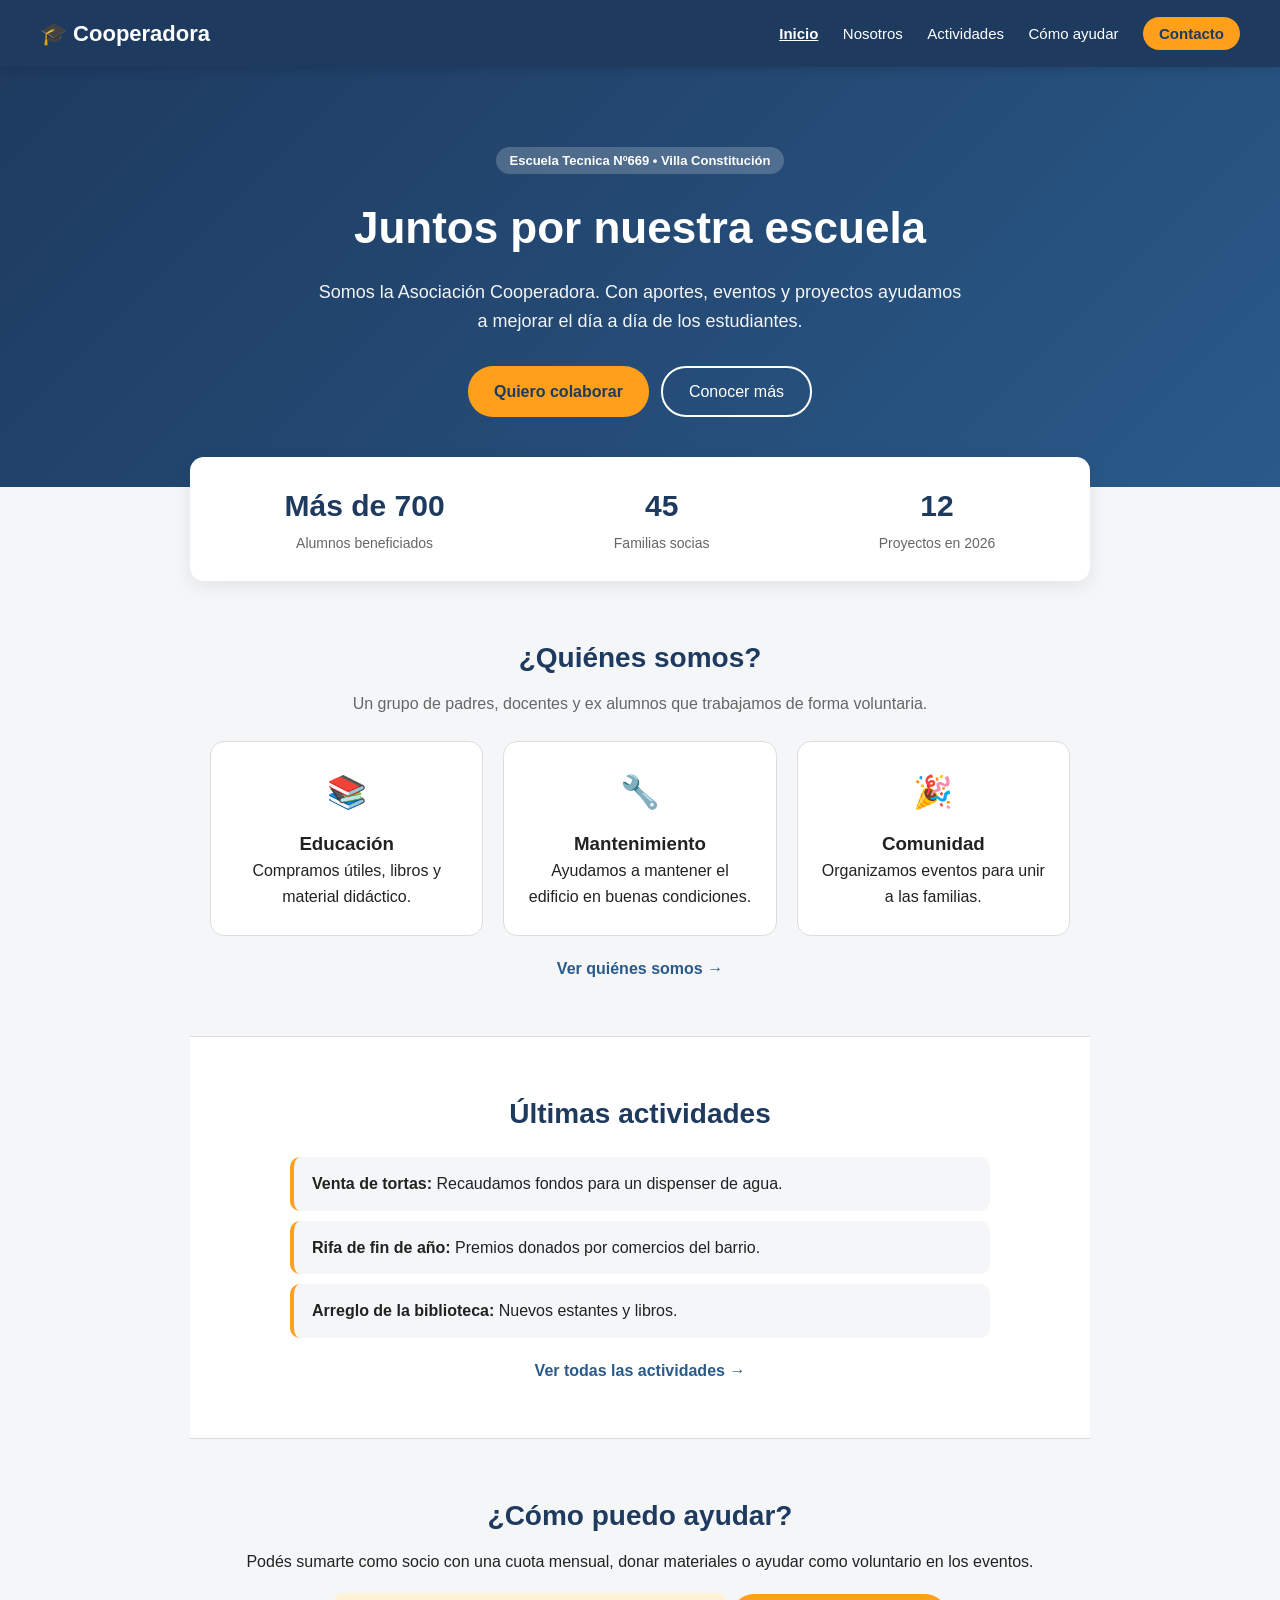
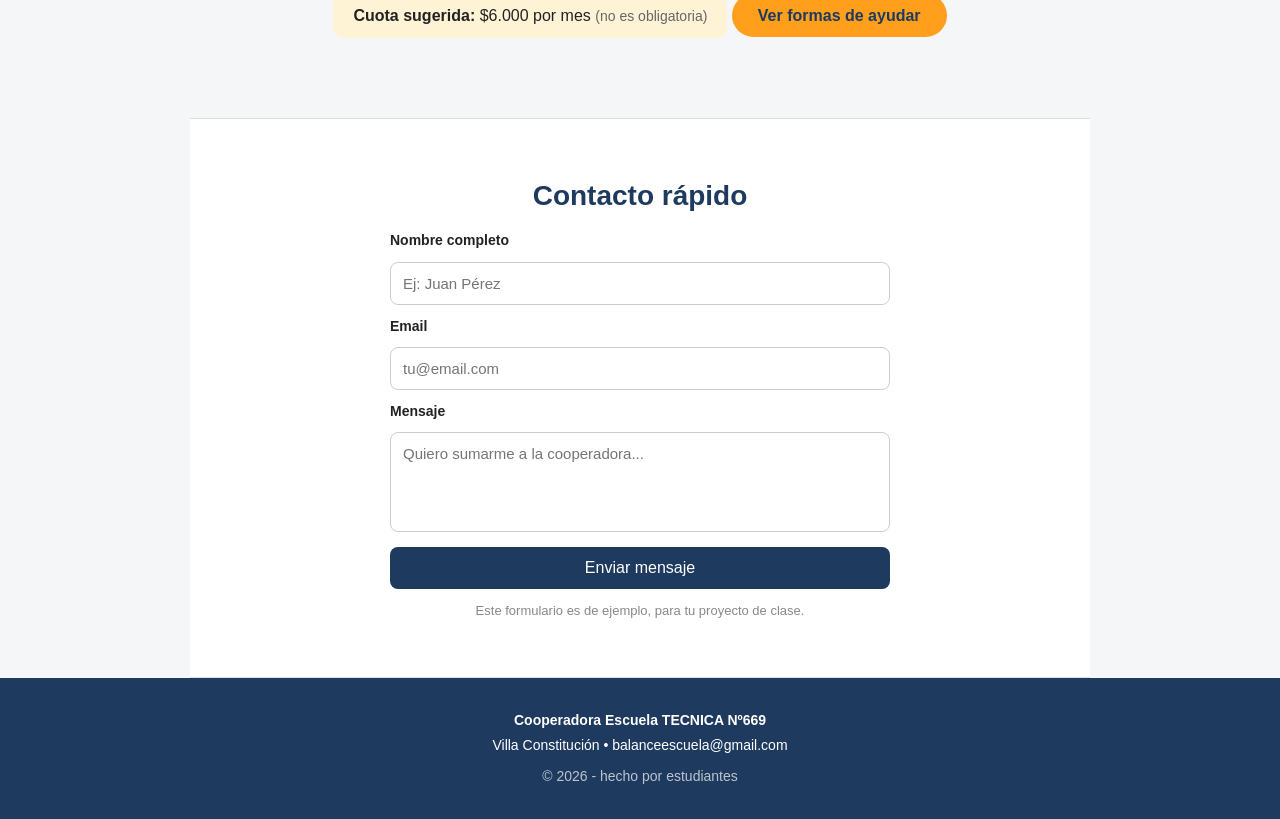
<file: index.html>
<!DOCTYPE html>
<html lang="es">

<head>
    <meta charset="UTF-8">
    <meta name="viewport" content="width=device-width, initial-scale=1.0">
    <meta name="description"
        content="Cooperadora de la Escuela Tecnica Nº669. Ayudamos a mejorar la educación con aportes, eventos y proyectos.">
    <title>Cooperadora | Escuela Tecnica Nº669</title>
    <link rel="stylesheet" href="styless.css">
</head>

<body>

    <header>
        <a href="index.html" class="logo">🎓 Cooperadora</a>
        <nav>
            <a href="index.html" class="activo">Inicio</a>
            <a href="nosotros.html">Nosotros</a>
            <a href="actividades.html">Actividades</a>
            <a href="como-ayudar.html">Cómo ayudar</a>
            <a href="contacto.html" class="btn">Contacto</a>
        </nav>
    </header>

    <main>
        <section class="hero">
            <span class="etiqueta">Escuela Tecnica Nº669 • Villa Constitución</span>
            <h1>Juntos por nuestra escuela</h1>
            <p>Somos la Asociación Cooperadora. Con aportes, eventos y proyectos ayudamos a mejorar el día a día de los
                estudiantes.</p>
            <div class="botones-hero">
                <a href="como-ayudar.html" class="btn-grande">Quiero colaborar</a>
                <a href="nosotros.html" class="btn-borde">Conocer más</a>
            </div>
        </section>

        <section class="impacto">
            <div class="dato">
                <strong>Más de 700</strong>
                <span>Alumnos beneficiados</span>
            </div>
            <div class="dato">
                <strong>45</strong>
                <span>Familias socias</span>
            </div>
            <div class="dato">
                <strong>12</strong>
                <span>Proyectos en 2026</span>
            </div>
        </section>

        <section class="seccion">
            <h2>¿Quiénes somos?</h2>
            <p class="subtitulo">Un grupo de padres, docentes y ex alumnos que trabajamos de forma voluntaria.</p>
            <div class="tarjetas">
                <div class="tarjeta">
                    <div class="icono">📚</div>
                    <h3>Educación</h3>
                    <p>Compramos útiles, libros y material didáctico.</p>
                </div>
                <div class="tarjeta">
                    <div class="icono">🔧</div>
                    <h3>Mantenimiento</h3>
                    <p>Ayudamos a mantener el edificio en buenas condiciones.</p>
                </div>
                <div class="tarjeta">
                    <div class="icono">🎉</div>
                    <h3>Comunidad</h3>
                    <p>Organizamos eventos para unir a las familias.</p>
                </div>
            </div>
            <div class="centrado">
                <a href="nosotros.html" class="link">Ver quiénes somos →</a>
            </div>
        </section>

        <section class="seccion gris">
            <h2>Últimas actividades</h2>
            <ul class="lista">
                <li><strong>Venta de tortas:</strong> Recaudamos fondos para un dispenser de agua.</li>
                <li><strong>Rifa de fin de año:</strong> Premios donados por comercios del barrio.</li>
                <li><strong>Arreglo de la biblioteca:</strong> Nuevos estantes y libros.</li>
            </ul>
            <div class="centrado">
                <a href="actividades.html" class="link">Ver todas las actividades →</a>
            </div>
        </section>

        <section class="seccion ayuda">
            <h2>¿Cómo puedo ayudar?</h2>
            <p>Podés sumarte como socio con una cuota mensual, donar materiales o ayudar como voluntario en los eventos.
            </p>
            <p class="cuota"><strong>Cuota sugerida:</strong> $6.000 por mes <span>(no es obligatoria)</span></p>
            <a href="como-ayudar.html" class="btn-grande">Ver formas de ayudar</a>
        </section>

        <section class="seccion gris">
            <h2>Contacto rápido</h2>
            <form>
                <label for="nombre">Nombre completo</label>
                <input id="nombre" type="text" placeholder="Ej: Juan Pérez" required>

                <label for="email">Email</label>
                <input id="email" type="email" placeholder="tu@email.com" required>

                <label for="mensaje">Mensaje</label>
                <textarea id="mensaje" placeholder="Quiero sumarme a la cooperadora..."></textarea>

                <button type="submit">Enviar mensaje</button>
            </form>
            <p class="nota">Este formulario es de ejemplo, para tu proyecto de clase.</p>
        </section>
    </main>

    <footer>
        <p><strong>Cooperadora Escuela TECNICA Nº669</strong></p>
        <p> Villa Constitución • balanceescuela@gmail.com</p>
        <p class="copy">© 2026 - hecho por estudiantes</p>
    </footer>

</body>

</html>
</file>
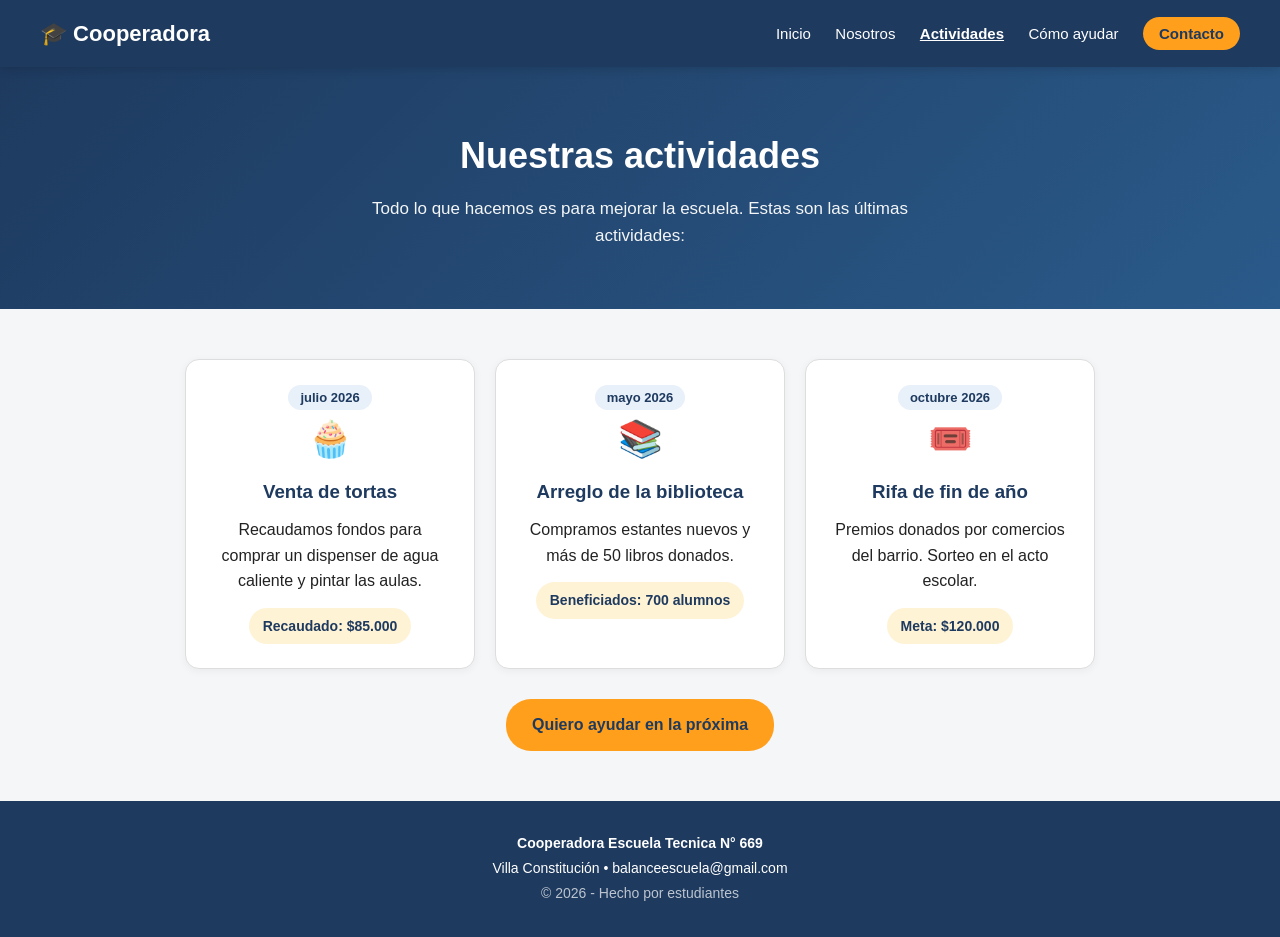
<file: actividades.html>
<!DOCTYPE html>
<html lang="es">

<head>
    <meta charset="UTF-8">
    <meta name="viewport" content="width=device-width, initial-scale=1.0">
    <meta name="description" content="Actividades y proyectos de la Cooperadora Escuela N° 123.">
    <title>Actividades | Cooperadora</title>
    <link rel="stylesheet" href="actividades.css">
</head>

<body>

    <header>
        <a href="index.html" class="logo">🎓 Cooperadora</a>
        <nav>
            <a href="index.html">Inicio</a>
            <a href="nosotros.html">Nosotros</a>
            <a href="actividades.html" class="activo">Actividades</a>
            <a href="como-ayudar.html">Cómo ayudar</a>
            <a href="contacto.html" class="btn">Contacto</a>
        </nav>
    </header>

    <main>
        <section class="hero-interno">
            <h1>Nuestras actividades</h1>
            <p>Todo lo que hacemos es para mejorar la escuela. Estas son las últimas actividades:</p>
        </section>

        <section class="contenedor">
            <div class="grilla">
                <article class="card">
                    <span class="fecha">julio 2026</span>
                    <div class="icono">🧁</div>
                    <h3>Venta de tortas</h3>
                    <p>Recaudamos fondos para comprar un dispenser de agua caliente y pintar las aulas.</p>
                    <strong class="logro">Recaudado: $85.000</strong>
                </article>

                <article class="card">
                    <span class="fecha">mayo 2026</span>
                    <div class="icono">📚</div>
                    <h3>Arreglo de la biblioteca</h3>
                    <p>Compramos estantes nuevos y más de 50 libros donados.</p>
                    <strong class="logro">Beneficiados: 700 alumnos</strong>
                </article>

                <article class="card">
                    <span class="fecha">octubre 2026</span>
                    <div class="icono">🎟️</div>
                    <h3>Rifa de fin de año</h3>
                    <p>Premios donados por comercios del barrio. Sorteo en el acto escolar.</p>
                    <strong class="logro">Meta: $120.000</strong>
                </article>
            </div>

            <div class="centrado">
                <a href="como-ayudar.html" class="btn-grande">Quiero ayudar en la próxima</a>
            </div>
        </section>
    </main>

    <footer>
        <p><strong>Cooperadora Escuela Tecnica N° 669</strong></p>
        <p> Villa Constitución • balanceescuela@gmail.com</p>
        <p class="copy">© 2026 - Hecho por estudiantes</p>
    </footer>

</body>

</html>
</file>
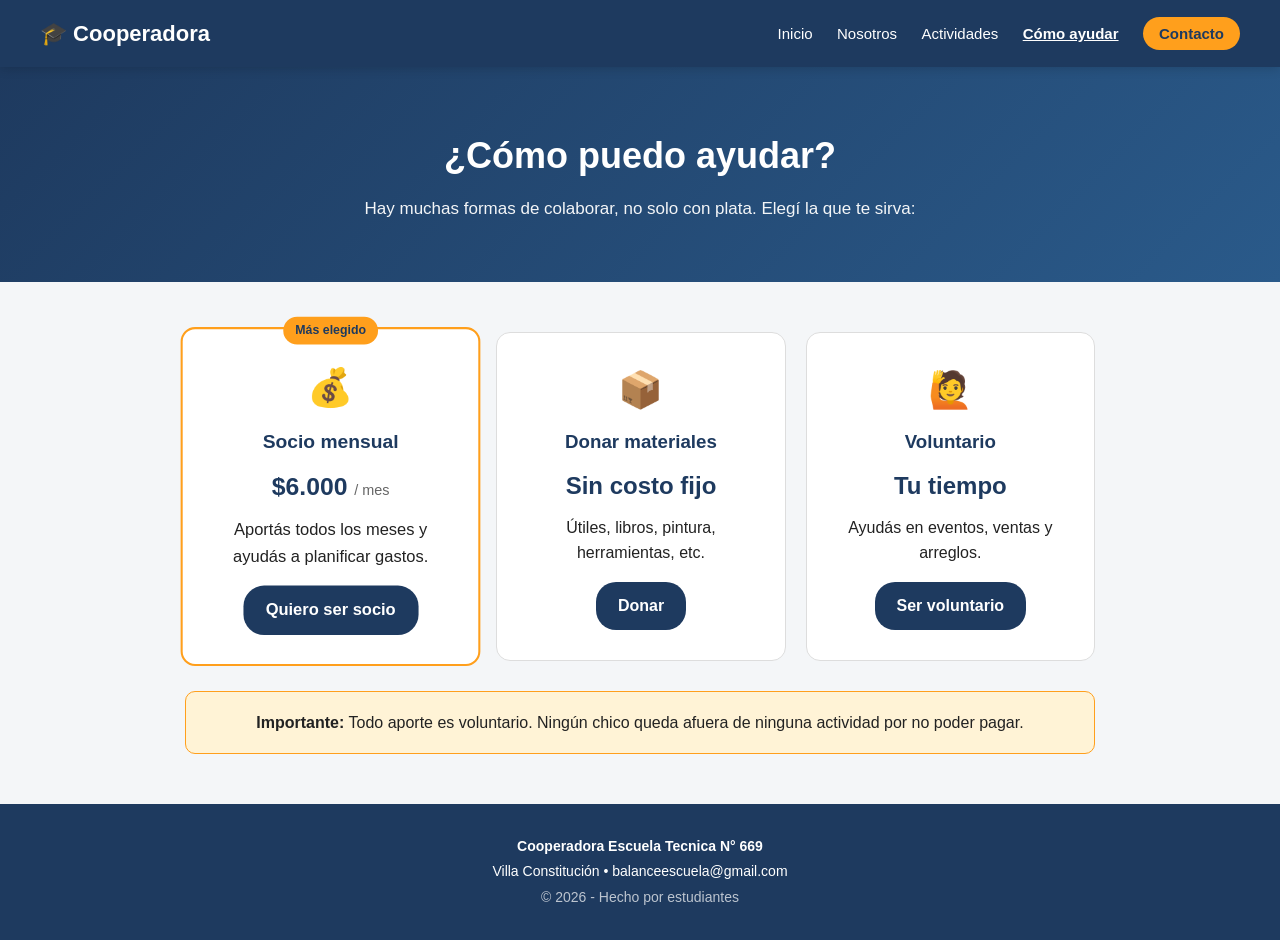
<file: como-ayudar.html>
<!DOCTYPE html>
<html lang="es">

<head>
    <meta charset="UTF-8">
    <meta name="viewport" content="width=device-width, initial-scale=1.0">
    <meta name="description" content="Formas de ayudar a la Cooperadora de la Escuela N° 123.">
    <title>Cómo ayudar | Cooperadora</title>
    <link rel="stylesheet" href="como-ayudar.css">
</head>

<body>

    <header>
        <a href="index.html" class="logo">🎓 Cooperadora</a>
        <nav>
            <a href="index.html">Inicio</a>
            <a href="nosotros.html">Nosotros</a>
            <a href="actividades.html">Actividades</a>
            <a href="como-ayudar.html" class="activo">Cómo ayudar</a>
            <a href="contacto.html" class="btn">Contacto</a>
        </nav>
    </header>

    <main>
        <section class="hero-interno">
            <h1>¿Cómo puedo ayudar?</h1>
            <p>Hay muchas formas de colaborar, no solo con plata. Elegí la que te sirva:</p>
        </section>

        <section class="contenedor">
            <div class="opciones">
                <div class="opcion destacado">
                    <span class="badge">Más elegido</span>
                    <div class="icono">💰</div>
                    <h3>Socio mensual</h3>
                    <p class="precio">$6.000 <span>/ mes</span></p>
                    <p>Aportás todos los meses y ayudás a planificar gastos.</p>
                    <a href="contacto.html">Quiero ser socio</a>
                </div>

                <div class="opcion">
                    <div class="icono">📦</div>
                    <h3>Donar materiales</h3>
                    <p class="precio">Sin costo fijo</p>
                    <p>Útiles, libros, pintura, herramientas, etc.</p>
                    <a href="contacto.html">Donar</a>
                </div>

                <div class="opcion">
                    <div class="icono">🙋</div>
                    <h3>Voluntario</h3>
                    <p class="precio">Tu tiempo</p>
                    <p>Ayudás en eventos, ventas y arreglos.</p>
                    <a href="contacto.html">Ser voluntario</a>
                </div>
            </div>

            <div class="aviso">
                <p><strong>Importante:</strong> Todo aporte es voluntario. Ningún chico queda afuera de ninguna
                    actividad por no poder pagar.</p>
            </div>
        </section>
    </main>

    <footer>
        <p><strong>Cooperadora Escuela Tecnica N° 669</strong></p>
        <p> Villa Constitución • balanceescuela@gmail.com</p>
        <p class="copy">© 2026 - Hecho por estudiantes</p>
    </footer>

</body>

</html>
</file>
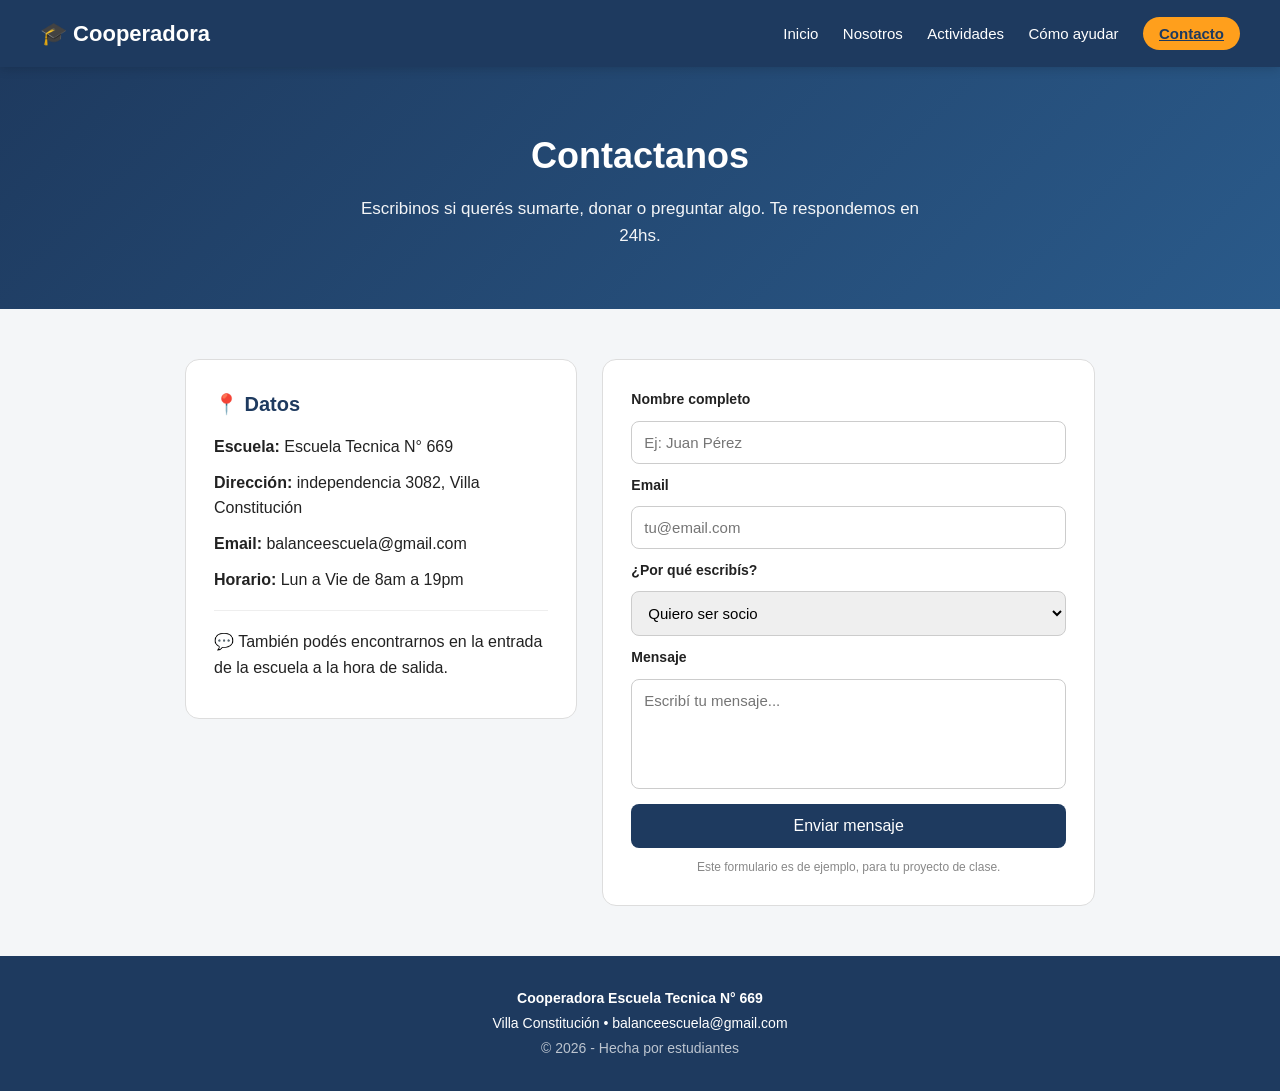
<file: contacto.html>
<!DOCTYPE html>
<html lang="es">

<head>
    <meta charset="UTF-8">
    <meta name="viewport" content="width=device-width, initial-scale=1.0">
    <meta name="description" content="Contactá a la Cooperadora de la Escuela N° 123.">
    <title>Contacto | Cooperadora</title>
    <link rel="stylesheet" href="contacto.css">
</head>

<body>

    <header>
        <a href="index.html" class="logo">🎓 Cooperadora</a>
        <nav>
            <a href="index.html">Inicio</a>
            <a href="nosotros.html">Nosotros</a>
            <a href="actividades.html">Actividades</a>
            <a href="como-ayudar.html">Cómo ayudar</a>
            <a href="contacto.html" class="btn activo">Contacto</a>
        </nav>
    </header>

    <main>
        <section class="hero-interno">
            <h1>Contactanos</h1>
            <p>Escribinos si querés sumarte, donar o preguntar algo. Te respondemos en 24hs.</p>
        </section>

        <section class="contenedor">
            <div class="layout">
                <div class="info">
                    <h3>📍 Datos</h3>
                    <p><strong>Escuela:</strong> Escuela Tecnica N° 669</p>
                    <p><strong>Dirección:</strong> independencia 3082, Villa Constitución</p>
                    <p><strong>Email:</strong> balanceescuela@gmail.com</p>
                    <p><strong>Horario:</strong> Lun a Vie de 8am a 19pm</p>
                    <hr>
                    <p>💬 También podés encontrarnos en la entrada de la escuela a la hora de salida.</p>
                </div>

                <form>
                    <label for="nombre">Nombre completo</label>
                    <input id="nombre" type="text" placeholder="Ej: Juan Pérez" required>

                    <label for="email">Email</label>
                    <input id="email" type="email" placeholder="tu@email.com" required>

                    <label for="motivo">¿Por qué escribís?</label>
                    <select id="motivo">
                        <option>Quiero ser socio</option>
                        <option>Quiero donar</option>
                        <option>Quiero ser voluntario</option>
                        <option>Otra consulta</option>
                    </select>

                    <label for="mensaje">Mensaje</label>
                    <textarea id="mensaje" placeholder="Escribí tu mensaje..."></textarea>

                    <button type="submit">Enviar mensaje</button>
                    <p class="nota-form">Este formulario es de ejemplo, para tu proyecto de clase.</p>
                </form>
            </div>
        </section>
    </main>

    <footer>
        <p><strong>Cooperadora Escuela Tecnica N° 669</strong></p>
        <p> Villa Constitución • balanceescuela@gmail.com</p>
        <p class="copy">© 2026 - Hecha por estudiantes</p>
    </footer>

</body>

</html>
</file>
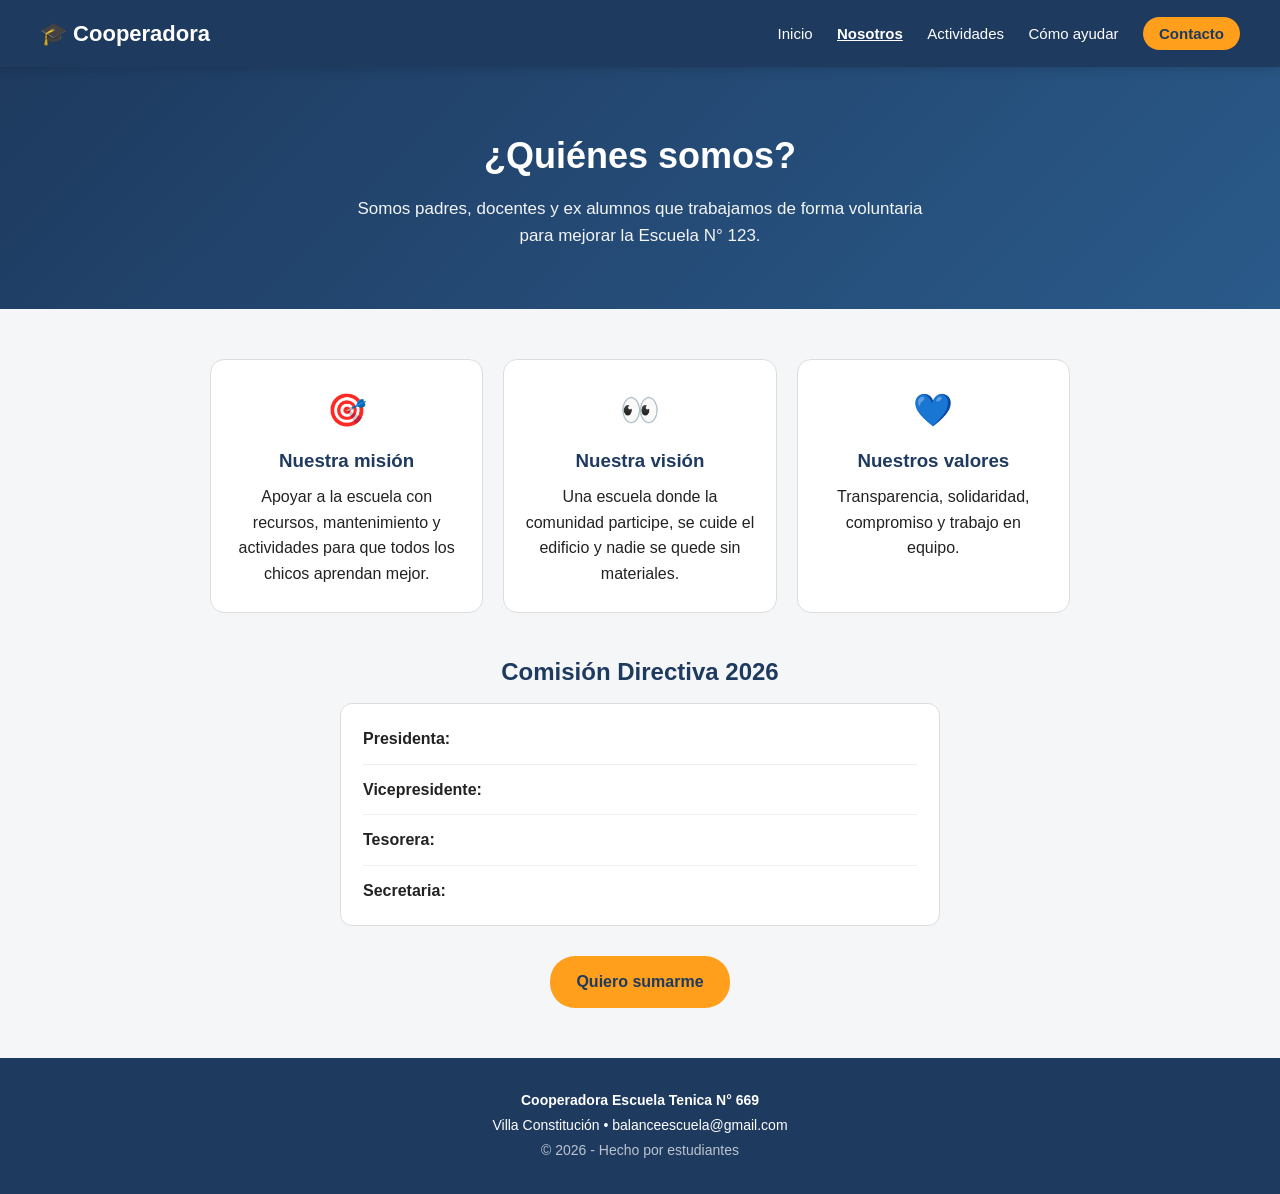
<file: nosotros.html>
<!DOCTYPE html>
<html lang="es">

<head>
    <meta charset="UTF-8">
    <meta name="viewport" content="width=device-width, initial-scale=1.0">
    <meta name="description" content="Conocé quiénes somos en la Cooperadora de la Escuela N° 123.">
    <title>Nosotros | Cooperadora Escuela Tecnica N° 669</title>
    <link rel="stylesheet" href="nosotros.css">
</head>

<body>

    <header>
        <a href="index.html" class="logo">🎓 Cooperadora</a>
        <nav>
            <a href="index.html">Inicio</a>
            <a href="nosotros.html" class="activo">Nosotros</a>
            <a href="actividades.html">Actividades</a>
            <a href="como-ayudar.html">Cómo ayudar</a>
            <a href="contacto.html" class="btn">Contacto</a>
        </nav>
    </header>

    <main>
        <section class="hero-interno">
            <h1>¿Quiénes somos?</h1>
            <p>Somos padres, docentes y ex alumnos que trabajamos de forma voluntaria para mejorar la Escuela N° 123.
            </p>
        </section>

        <section class="contenedor">
            <div class="tarjetas">
                <div class="tarjeta">
                    <div class="icono">🎯</div>
                    <h3>Nuestra misión</h3>
                    <p>Apoyar a la escuela con recursos, mantenimiento y actividades para que todos los chicos aprendan
                        mejor.</p>
                </div>
                <div class="tarjeta">
                    <div class="icono">👀</div>
                    <h3>Nuestra visión</h3>
                    <p>Una escuela donde la comunidad participe, se cuide el edificio y nadie se quede sin materiales.
                    </p>
                </div>
                <div class="tarjeta">
                    <div class="icono">💙</div>
                    <h3>Nuestros valores</h3>
                    <p>Transparencia, solidaridad, compromiso y trabajo en equipo.</p>
                </div>
            </div>

            <h2>Comisión Directiva 2026</h2>
            <ul class="equipo">
                <li><strong>Presidenta:</strong> </li>
                <li><strong>Vicepresidente:</strong> </li>
                <li><strong>Tesorera:</strong> </li>
                <li><strong>Secretaria:</strong> </li>
            </ul>

            <div class="centrado">
                <a href="como-ayudar.html" class="btn-grande">Quiero sumarme</a>
            </div>
        </section>
    </main>

    <footer>
        <p><strong>Cooperadora Escuela Tenica N° 669</strong></p>
        <p>Villa Constitución • balanceescuela@gmail.com</p>
        <p class="copy">© 2026 - Hecho por estudiantes</p>
    </footer>

</body>

</html>
</file>
<file: styless.css>
* {
    margin: 0;
    padding: 0;
    box-sizing: border-box;
    font-family: 'Segoe UI', Arial, Helvetica, sans-serif;
}

body {
    background-color: #f4f6f8;
    color: #222;
    line-height: 1.6;
}

header {
    background-color: #1e3a5f;
    color: white;
    padding: 16px 40px;
    display: flex;
    justify-content: space-between;
    align-items: center;
    position: sticky;
    top: 0;
    z-index: 10;
    box-shadow: 0 2px 10px rgba(0,0,0,0.15);
}

.logo {
    font-size: 22px;
    font-weight: bold;
    color: white;
    text-decoration: none;
}

nav a {
    color: white;
    text-decoration: none;
    margin-left: 20px;
    font-size: 15px;
}

nav a.activo {
    font-weight: bold;
    text-decoration: underline;
}

nav a:hover {
    opacity: 0.8;
}

.btn {
    background-color: #ff9f1c;
    padding: 8px 16px;
    border-radius: 20px;
    color: #1e3a5f !important;
    font-weight: bold;
}

.hero {
    background: linear-gradient(135deg, #1e3a5f, #2a5a8a);
    color: white;
    text-align: center;
    padding: 80px 20px 70px 20px;
}

.etiqueta {
    background-color: rgba(255,255,255,0.2);
    padding: 6px 14px;
    border-radius: 20px;
    font-size: 13px;
    font-weight: bold;
}

.hero h1 {
    font-size: 44px;
    margin: 20px 0 15px 0;
}

.hero p {
    max-width: 650px;
    margin: 0 auto 30px auto;
    font-size: 18px;
    opacity: 0.95;
}

.botones-hero {
    display: flex;
    justify-content: center;
    gap: 12px;
    flex-wrap: wrap;
}

.btn-grande {
    background-color: #ff9f1c;
    color: #1e3a5f;
    padding: 13px 26px;
    border-radius: 25px;
    text-decoration: none;
    font-weight: bold;
    transition: 0.2s;
}

.btn-grande:hover {
    transform: translateY(-2px);
    box-shadow: 0 5px 15px rgba(0,0,0,0.2);
}

.btn-borde {
    border: 2px solid white;
    color: white;
    padding: 11px 26px;
    border-radius: 25px;
    text-decoration: none;
}

.btn-borde:hover {
    background-color: white;
    color: #1e3a5f;
}

.impacto {
    max-width: 900px;
    margin: -30px auto 0 auto;
    background-color: white;
    border-radius: 14px;
    box-shadow: 0 5px 20px rgba(0,0,0,0.08);
    display: flex;
    justify-content: space-around;
    padding: 25px 10px;
    position: relative;
}

.dato {
    text-align: center;
}

.dato strong {
    display: block;
    font-size: 30px;
    color: #1e3a5f;
}

.dato span {
    font-size: 14px;
    color: #666;
}

.seccion {
    max-width: 900px;
    margin: 0 auto;
    padding: 55px 20px;
}

.seccion h2 {
    color: #1e3a5f;
    font-size: 28px;
    margin-bottom: 10px;
    text-align: center;
}

.subtitulo {
    text-align: center;
    color: #666;
    margin-bottom: 25px;
}

.gris {
    background-color: white;
    border-top: 1px solid #ddd;
    border-bottom: 1px solid #ddd;
}

.centrado {
    text-align: center;
    margin-top: 20px;
}

.link {
    color: #2a5a8a;
    font-weight: bold;
    text-decoration: none;
}

.link:hover {
    text-decoration: underline;
}

.tarjetas {
    display: flex;
    gap: 20px;
    margin-top: 20px;
}

.tarjeta {
    background-color: white;
    border: 1px solid #ddd;
    border-radius: 14px;
    padding: 25px 20px;
    flex: 1;
    text-align: center;
    transition: 0.2s;
}

.tarjeta:hover {
    transform: translateY(-4px);
    box-shadow: 0 8px 20px rgba(0,0,0,0.08);
}

.icono {
    font-size: 32px;
    margin-bottom: 10px;
}

.lista {
    list-style: none;
    max-width: 700px;
    margin: 20px auto 0 auto;
}

.lista li {
    background-color: #f4f6f8;
    padding: 14px 18px;
    border-radius: 10px;
    margin-bottom: 10px;
    border-left: 4px solid #ff9f1c;
}

.ayuda {
    text-align: center;
}

.cuota {
    background-color: #fff3d6;
    display: inline-block;
    padding: 10px 20px;
    border-radius: 10px;
    margin: 18px 0 25px 0;
}

.cuota span {
    color: #666;
    font-size: 14px;
}

form {
    max-width: 500px;
    margin: 0 auto;
    display: flex;
    flex-direction: column;
    gap: 10px;
    text-align: left;
}

form label {
    font-weight: bold;
    font-size: 14px;
}

input,
textarea {
    padding: 12px;
    border: 1px solid #ccc;
    border-radius: 8px;
    font-size: 15px;
    width: 100%;
}

input:focus,
textarea:focus {
    outline: 2px solid #2a5a8a;
    border-color: transparent;
}

textarea {
    height: 100px;
    resize: none;
}

button {
    background-color: #1e3a5f;
    color: white;
    padding: 12px;
    border: none;
    border-radius: 8px;
    font-size: 16px;
    cursor: pointer;
    margin-top: 5px;
}

button:hover {
    background-color: #2a5a8a;
}

.nota {
    font-size: 13px;
    color: #888;
    margin-top: 12px;
    text-align: center;
}

footer {
    background-color: #1e3a5f;
    color: white;
    text-align: center;
    padding: 30px 20px;
    font-size: 14px;
    line-height: 1.8;
}

.copy {
    opacity: 0.7;
    margin-top: 5px;
}

@media (max-width: 700px) {
    header {
        flex-direction: column;
        gap: 12px;
        padding: 16px 20px;
    }

    nav {
        display: flex;
        flex-wrap: wrap;
        justify-content: center;
        gap: 8px;
    }

    nav a {
        margin-left: 0;
    }

    .hero h1 {
        font-size: 30px;
    }

    .tarjetas,
    .impacto {
        flex-direction: column;
        gap: 18px;
    }

    .impacto {
        margin: 20px;
    }
}
</file>
<file: actividades.css>
* {
    margin: 0;
    padding: 0;
    box-sizing: border-box;
    font-family: 'Segoe UI', Arial, Helvetica, sans-serif;
}

body {
    background-color: #f4f6f8;
    color: #222;
    line-height: 1.6;
}

header {
    background-color: #1e3a5f;
    color: white;
    padding: 16px 40px;
    display: flex;
    justify-content: space-between;
    align-items: center;
    position: sticky;
    top: 0;
    z-index: 10;
    box-shadow: 0 2px 10px rgba(0,0,0,0.15);
}

.logo {
    font-size: 22px;
    font-weight: bold;
    color: white;
    text-decoration: none;
}

nav a {
    color: white;
    text-decoration: none;
    margin-left: 20px;
    font-size: 15px;
}

nav a.activo {
    font-weight: bold;
    text-decoration: underline;
}

nav a:hover { opacity: 0.8; }

.btn {
    background-color: #ff9f1c;
    padding: 8px 16px;
    border-radius: 20px;
    color: #1e3a5f !important;
    font-weight: bold;
}

.hero-interno {
    background: linear-gradient(135deg, #1e3a5f, #2a5a8a);
    color: white;
    text-align: center;
    padding: 60px 20px;
}

.hero-interno h1 {
    font-size: 36px;
    margin-bottom: 10px;
}

.hero-interno p {
    max-width: 600px;
    margin: 0 auto;
    font-size: 17px;
    opacity: 0.95;
}

.contenedor {
    max-width: 950px;
    margin: 0 auto;
    padding: 50px 20px;
}

.grilla {
    display: flex;
    gap: 20px;
}

.card {
    background-color: white;
    border-radius: 14px;
    padding: 24px;
    flex: 1;
    border: 1px solid #ddd;
    box-shadow: 0 2px 8px rgba(0,0,0,0.05);
    transition: 0.2s;
    text-align: center;
}

.card:hover {
    transform: translateY(-4px);
    box-shadow: 0 8px 20px rgba(0,0,0,0.08);
}

.card h3 {
    margin: 10px 0;
    color: #1e3a5f;
}

.icono {
    font-size: 36px;
}

.fecha {
    background-color: #e8f0fa;
    color: #1e3a5f;
    padding: 5px 12px;
    border-radius: 20px;
    font-size: 13px;
    font-weight: bold;
}

.logro {
    display: inline-block;
    margin-top: 14px;
    background-color: #fff3d6;
    color: #1e3a5f;
    padding: 7px 14px;
    border-radius: 20px;
    font-size: 14px;
}

.centrado {
    text-align: center;
    margin-top: 30px;
}

.btn-grande {
    background-color: #ff9f1c;
    color: #1e3a5f;
    padding: 13px 26px;
    border-radius: 25px;
    text-decoration: none;
    font-weight: bold;
    display: inline-block;
}

footer {
    background-color: #1e3a5f;
    color: white;
    text-align: center;
    padding: 30px 20px;
    font-size: 14px;
    line-height: 1.8;
}

.copy { opacity: 0.7; }

@media (max-width: 700px) {
    header { flex-direction: column; gap: 12px; padding: 16px 20px; }
    nav { display: flex; flex-wrap: wrap; justify-content: center; gap: 8px; }
    nav a { margin-left: 0; }
    .grilla { flex-direction: column; }
}
</file>
<file: como-ayudar.css>
* {
    margin: 0;
    padding: 0;
    box-sizing: border-box;
    font-family: 'Segoe UI', Arial, Helvetica, sans-serif;
}

body {
    background-color: #f4f6f8;
    color: #222;
    line-height: 1.6;
}

header {
    background-color: #1e3a5f;
    color: white;
    padding: 16px 40px;
    display: flex;
    justify-content: space-between;
    align-items: center;
    position: sticky;
    top: 0;
    z-index: 10;
    box-shadow: 0 2px 10px rgba(0,0,0,0.15);
}

.logo {
    font-size: 22px;
    font-weight: bold;
    color: white;
    text-decoration: none;
}

nav a {
    color: white;
    text-decoration: none;
    margin-left: 20px;
    font-size: 15px;
}

nav a.activo {
    font-weight: bold;
    text-decoration: underline;
}

nav a:hover { opacity: 0.8; }

.btn {
    background-color: #ff9f1c;
    padding: 8px 16px;
    border-radius: 20px;
    color: #1e3a5f !important;
    font-weight: bold;
}

.hero-interno {
    background: linear-gradient(135deg, #1e3a5f, #2a5a8a);
    color: white;
    text-align: center;
    padding: 60px 20px;
}

.hero-interno h1 {
    font-size: 36px;
    margin-bottom: 10px;
}

.hero-interno p {
    max-width: 600px;
    margin: 0 auto;
    font-size: 17px;
    opacity: 0.95;
}

.contenedor {
    max-width: 950px;
    margin: 0 auto;
    padding: 50px 20px;
}

.opciones {
    display: flex;
    gap: 20px;
}

.opcion {
    background-color: white;
    border: 1px solid #ddd;
    border-radius: 14px;
    padding: 28px 22px;
    flex: 1;
    text-align: center;
    position: relative;
    transition: 0.2s;
}

.opcion:hover {
    transform: translateY(-4px);
    box-shadow: 0 8px 20px rgba(0,0,0,0.08);
}

.opcion.destacado {
    border: 2px solid #ff9f1c;
    transform: scale(1.03);
}

.badge {
    position: absolute;
    top: -12px;
    left: 50%;
    transform: translateX(-50%);
    background-color: #ff9f1c;
    color: #1e3a5f;
    font-size: 12px;
    font-weight: bold;
    padding: 4px 12px;
    border-radius: 20px;
    white-space: nowrap;
}

.icono { font-size: 36px; }

.opcion h3 {
    color: #1e3a5f;
    margin: 8px 0;
}

.precio {
    font-size: 24px;
    font-weight: bold;
    color: #1e3a5f;
    margin: 10px 0;
}

.precio span {
    font-size: 14px;
    color: #666;
    font-weight: normal;
}

.opcion a {
    display: inline-block;
    margin-top: 16px;
    background-color: #1e3a5f;
    color: white;
    padding: 11px 22px;
    border-radius: 20px;
    text-decoration: none;
    font-weight: bold;
}

.opcion a:hover { background-color: #2a5a8a; }

.aviso {
    background-color: #fff3d6;
    border: 1px solid #ff9f1c;
    padding: 18px;
    border-radius: 10px;
    margin-top: 30px;
    text-align: center;
}

footer {
    background-color: #1e3a5f;
    color: white;
    text-align: center;
    padding: 30px 20px;
    font-size: 14px;
    line-height: 1.8;
}

.copy { opacity: 0.7; }

@media (max-width: 700px) {
    header { flex-direction: column; gap: 12px; padding: 16px 20px; }
    nav { display: flex; flex-wrap: wrap; justify-content: center; gap: 8px; }
    nav a { margin-left: 0; }
    .opciones { flex-direction: column; }
    .opcion.destacado { transform: none; }
}
</file>
<file: contacto.css>
* {
    margin: 0;
    padding: 0;
    box-sizing: border-box;
    font-family: 'Segoe UI', Arial, Helvetica, sans-serif;
}

body {
    background-color: #f4f6f8;
    color: #222;
    line-height: 1.6;
}

header {
    background-color: #1e3a5f;
    color: white;
    padding: 16px 40px;
    display: flex;
    justify-content: space-between;
    align-items: center;
    position: sticky;
    top: 0;
    z-index: 10;
    box-shadow: 0 2px 10px rgba(0,0,0,0.15);
}

.logo {
    font-size: 22px;
    font-weight: bold;
    color: white;
    text-decoration: none;
}

nav a {
    color: white;
    text-decoration: none;
    margin-left: 20px;
    font-size: 15px;
}

nav a.activo {
    font-weight: bold;
    text-decoration: underline;
}

nav a:hover { opacity: 0.8; }

.btn {
    background-color: #ff9f1c;
    padding: 8px 16px;
    border-radius: 20px;
    color: #1e3a5f !important;
    font-weight: bold;
}

.hero-interno {
    background: linear-gradient(135deg, #1e3a5f, #2a5a8a);
    color: white;
    text-align: center;
    padding: 60px 20px;
}

.hero-interno h1 {
    font-size: 36px;
    margin-bottom: 10px;
}

.hero-interno p {
    max-width: 600px;
    margin: 0 auto;
    font-size: 17px;
    opacity: 0.95;
}

.contenedor {
    max-width: 950px;
    margin: 0 auto;
    padding: 50px 20px;
}

.layout {
    display: flex;
    gap: 25px;
    align-items: flex-start;
}

.info {
    background-color: white;
    padding: 28px;
    border-radius: 14px;
    border: 1px solid #ddd;
    flex: 1;
}

.info h3 {
    color: #1e3a5f;
    margin-bottom: 14px;
    font-size: 20px;
}

.info p {
    margin-bottom: 10px;
}

.info hr {
    border: none;
    border-top: 1px solid #eee;
    margin: 18px 0;
}

form {
    background-color: white;
    padding: 28px;
    border-radius: 14px;
    border: 1px solid #ddd;
    flex: 1.3;
    display: flex;
    flex-direction: column;
    gap: 10px;
}

form label {
    font-weight: bold;
    font-size: 14px;
}

input,
select,
textarea {
    padding: 12px;
    border: 1px solid #ccc;
    border-radius: 8px;
    font-size: 15px;
    width: 100%;
}

input:focus,
select:focus,
textarea:focus {
    outline: 2px solid #2a5a8a;
    border-color: transparent;
}

textarea {
    height: 110px;
    resize: none;
}

button {
    background-color: #1e3a5f;
    color: white;
    padding: 13px;
    border: none;
    border-radius: 8px;
    font-size: 16px;
    cursor: pointer;
    margin-top: 5px;
}

button:hover {
    background-color: #2a5a8a;
}

.nota-form {
    font-size: 12px;
    color: #888;
    text-align: center;
}

footer {
    background-color: #1e3a5f;
    color: white;
    text-align: center;
    padding: 30px 20px;
    font-size: 14px;
    line-height: 1.8;
}

.copy { opacity: 0.7; }

@media (max-width: 700px) {
    header { flex-direction: column; gap: 12px; padding: 16px 20px; }
    nav { display: flex; flex-wrap: wrap; justify-content: center; gap: 8px; }
    nav a { margin-left: 0; }
    .layout { flex-direction: column; }
}
</file>
<file: nosotros.css>
* {
    margin: 0;
    padding: 0;
    box-sizing: border-box;
    font-family: 'Segoe UI', Arial, Helvetica, sans-serif;
}

body {
    background-color: #f4f6f8;
    color: #222;
    line-height: 1.6;
}

header {
    background-color: #1e3a5f;
    color: white;
    padding: 16px 40px;
    display: flex;
    justify-content: space-between;
    align-items: center;
    position: sticky;
    top: 0;
    z-index: 10;
    box-shadow: 0 2px 10px rgba(0,0,0,0.15);
}

.logo {
    font-size: 22px;
    font-weight: bold;
    color: white;
    text-decoration: none;
}

nav a {
    color: white;
    text-decoration: none;
    margin-left: 20px;
    font-size: 15px;
}

nav a.activo {
    font-weight: bold;
    text-decoration: underline;
}

nav a:hover { opacity: 0.8; }

.btn {
    background-color: #ff9f1c;
    padding: 8px 16px;
    border-radius: 20px;
    color: #1e3a5f !important;
    font-weight: bold;
}

.hero-interno {
    background: linear-gradient(135deg, #1e3a5f, #2a5a8a);
    color: white;
    text-align: center;
    padding: 60px 20px;
}

.hero-interno h1 {
    font-size: 36px;
    margin-bottom: 10px;
}

.hero-interno p {
    max-width: 600px;
    margin: 0 auto;
    font-size: 17px;
    opacity: 0.95;
}

.contenedor {
    max-width: 900px;
    margin: 0 auto;
    padding: 50px 20px;
}

.tarjetas {
    display: flex;
    gap: 20px;
    margin-bottom: 40px;
}

.tarjeta {
    background-color: white;
    border: 1px solid #ddd;
    border-radius: 14px;
    padding: 25px 20px;
    flex: 1;
    text-align: center;
    transition: 0.2s;
}

.tarjeta:hover {
    transform: translateY(-4px);
    box-shadow: 0 8px 20px rgba(0,0,0,0.08);
}

.icono {
    font-size: 32px;
    margin-bottom: 10px;
}

.tarjeta h3 {
    color: #1e3a5f;
    margin-bottom: 8px;
}

h2 {
    color: #1e3a5f;
    margin-bottom: 12px;
    text-align: center;
}

.equipo {
    list-style: none;
    background-color: white;
    padding: 10px 22px;
    border-radius: 12px;
    border: 1px solid #ddd;
    max-width: 600px;
    margin: 0 auto;
}

.equipo li {
    padding: 12px 0;
    border-bottom: 1px solid #eee;
}

.equipo li:last-child { border-bottom: none; }

.centrado {
    text-align: center;
    margin-top: 30px;
}

.btn-grande {
    background-color: #ff9f1c;
    color: #1e3a5f;
    padding: 13px 26px;
    border-radius: 25px;
    text-decoration: none;
    font-weight: bold;
    display: inline-block;
}

.btn-grande:hover {
    transform: translateY(-2px);
    box-shadow: 0 5px 15px rgba(0,0,0,0.2);
}

footer {
    background-color: #1e3a5f;
    color: white;
    text-align: center;
    padding: 30px 20px;
    font-size: 14px;
    line-height: 1.8;
}

.copy { opacity: 0.7; }

@media (max-width: 700px) {
    header { flex-direction: column; gap: 12px; padding: 16px 20px; }
    nav { display: flex; flex-wrap: wrap; justify-content: center; gap: 8px; }
    nav a { margin-left: 0; }
    .tarjetas { flex-direction: column; }
    .hero-interno h1 { font-size: 28px; }
}
</file>
